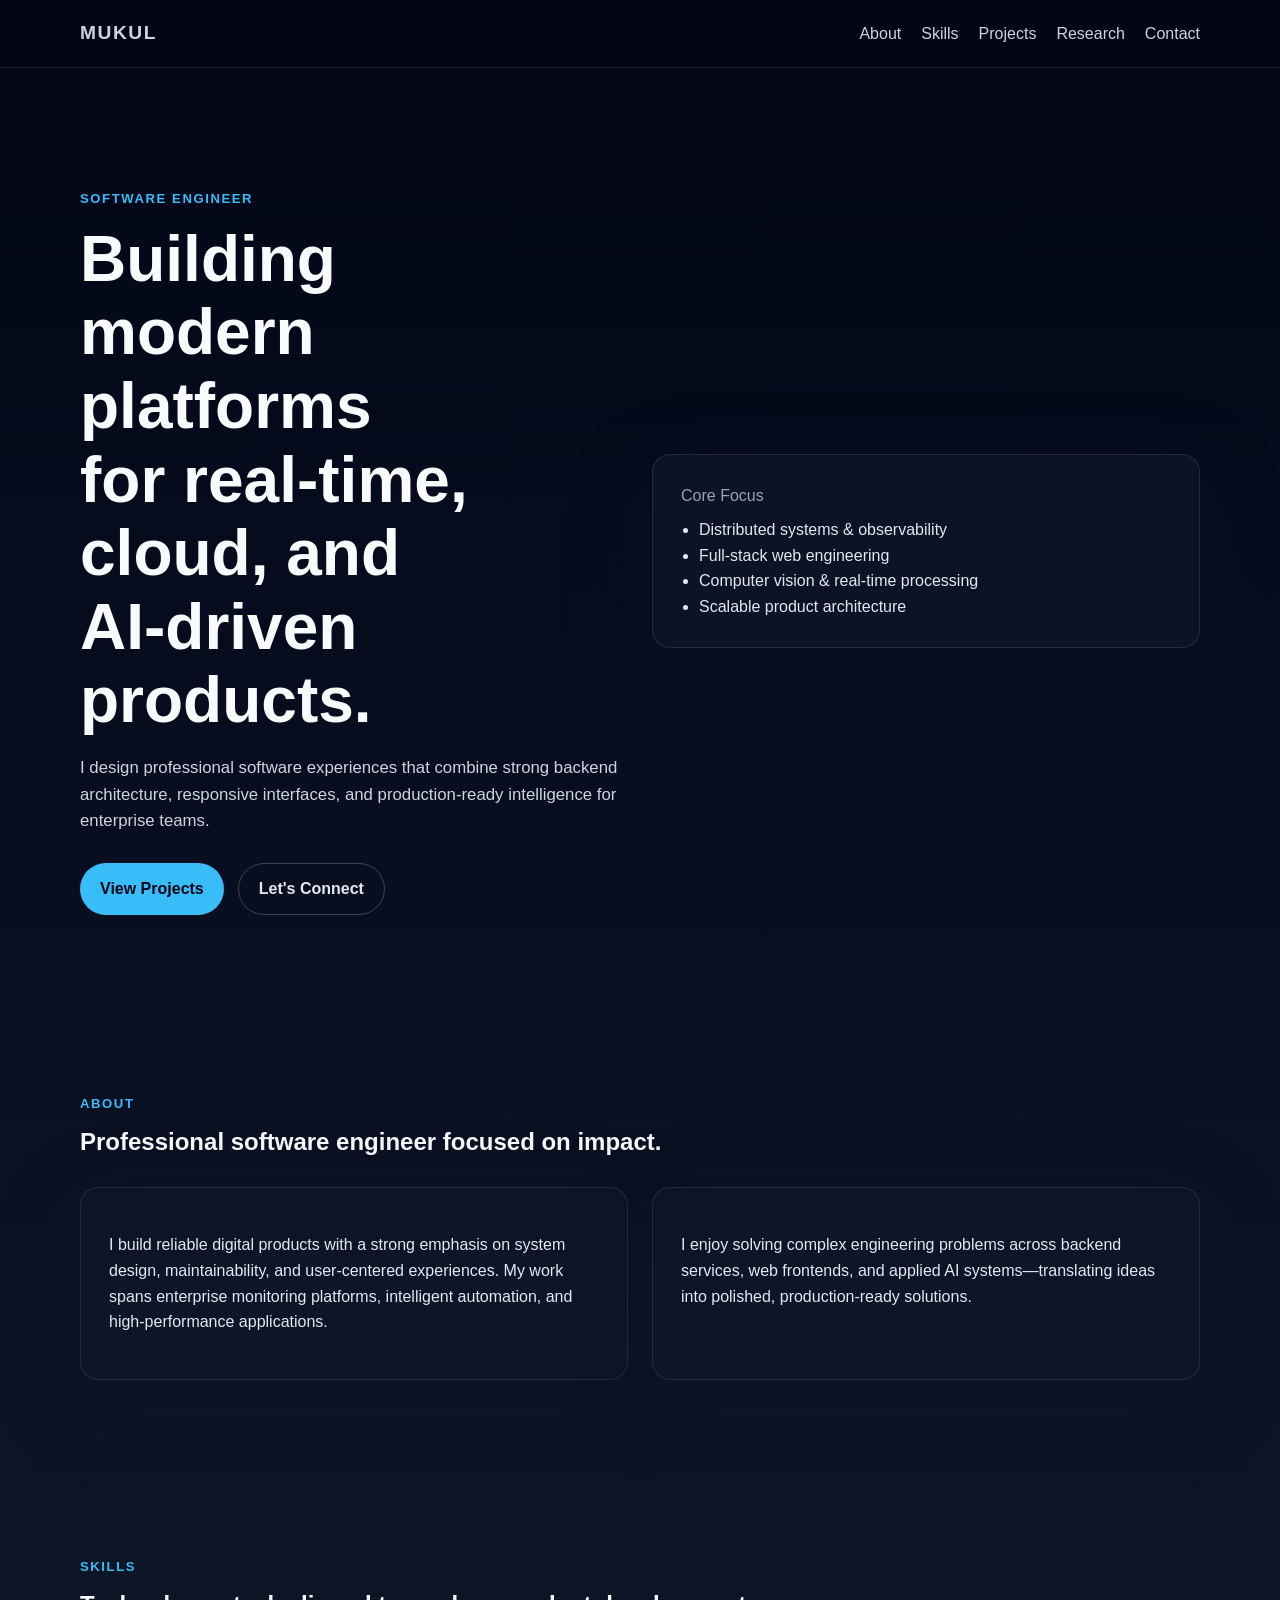
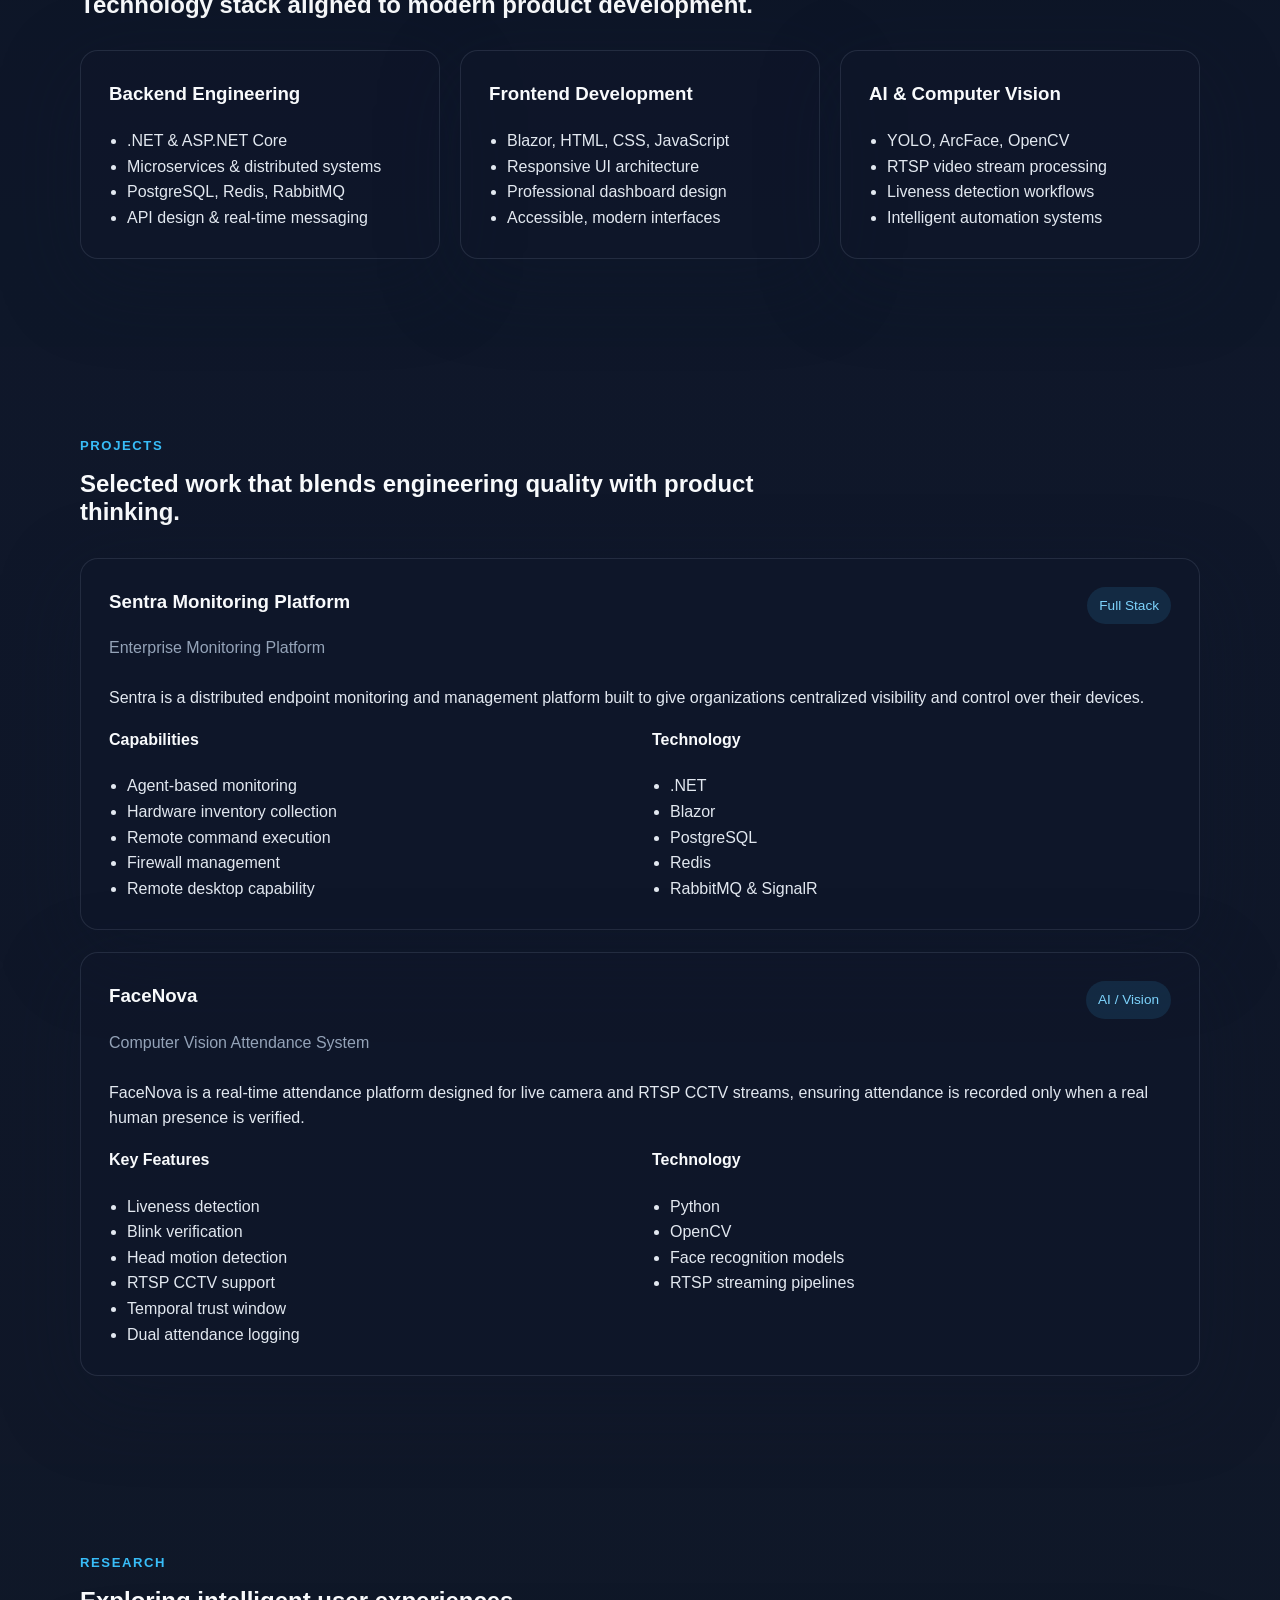
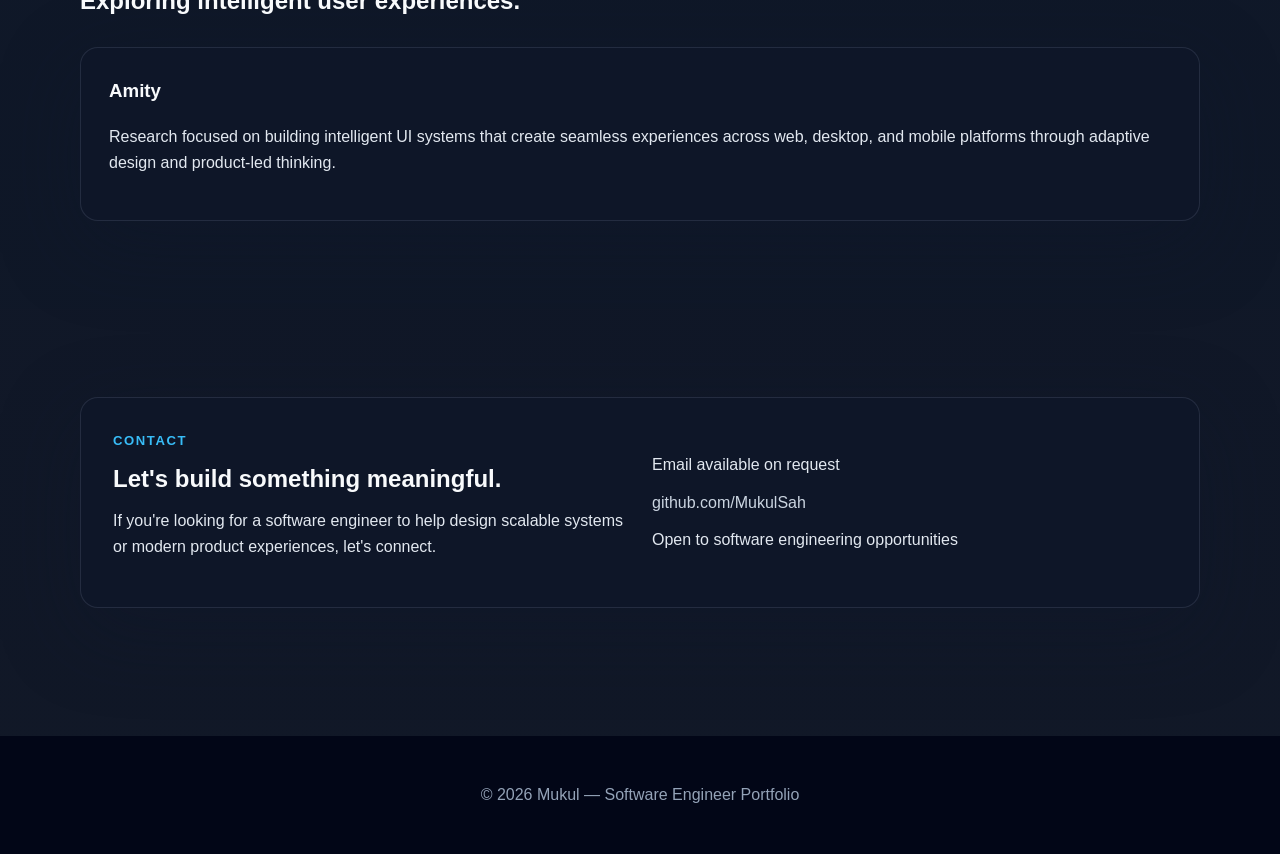
<file: index.html>
<!DOCTYPE html>
<html lang="en">
<head>
<meta charset="UTF-8">
<meta name="viewport" content="width=device-width, initial-scale=1.0">
<title>Mukul | Software Engineer Portfolio</title>
<meta
    name="description"
    content="Professional software engineer portfolio showcasing distributed systems, observability platforms, and AI-powered products."
>
<link rel="stylesheet" href="style.css">
</head>
<body>

<header class="site-header">
    <nav class="container">
        <a href="#top" class="brand">Mukul</a>
        <ul>
            <li><a href="#about">About</a></li>
            <li><a href="#skills">Skills</a></li>
            <li><a href="#projects">Projects</a></li>
            <li><a href="#research">Research</a></li>
            <li><a href="#contact">Contact</a></li>
        </ul>
    </nav>
</header>

<main id="top">
    <section class="hero">
        <div class="container hero-layout">
            <div>
                <p class="eyebrow">Software Engineer</p>
                <h1>Building modern platforms for real-time, cloud, and AI-driven products.</h1>
                <p class="hero-copy">
                    I design professional software experiences that combine strong backend architecture,
                    responsive interfaces, and production-ready intelligence for enterprise teams.
                </p>
                <div class="hero-actions">
                    <a href="#projects" class="btn">View Projects</a>
                    <a href="#contact" class="btn btn-secondary">Let's Connect</a>
                </div>
            </div>

            <div class="hero-card">
                <p class="hero-card-label">Core Focus</p>
                <ul class="hero-points">
                    <li>Distributed systems & observability</li>
                    <li>Full-stack web engineering</li>
                    <li>Computer vision & real-time processing</li>
                    <li>Scalable product architecture</li>
                </ul>
            </div>
        </div>
    </section>

    <section id="about" class="section">
        <div class="container">
            <div class="section-heading">
                <p class="eyebrow">About</p>
                <h2>Professional software engineer focused on impact.</h2>
            </div>
            <div class="about-grid">
                <div class="card">
                    <p>
                        I build reliable digital products with a strong emphasis on system design,
                        maintainability, and user-centered experiences. My work spans enterprise
                        monitoring platforms, intelligent automation, and high-performance applications.
                    </p>
                </div>
                <div class="card">
                    <p>
                        I enjoy solving complex engineering problems across backend services, web
                        frontends, and applied AI systems—translating ideas into polished, production-ready solutions.
                    </p>
                </div>
            </div>
        </div>
    </section>

    <section id="skills" class="section section-alt">
        <div class="container">
            <div class="section-heading">
                <p class="eyebrow">Skills</p>
                <h2>Technology stack aligned to modern product development.</h2>
            </div>

            <div class="grid">
                <article class="card">
                    <h3>Backend Engineering</h3>
                    <ul class="list">
                        <li>.NET & ASP.NET Core</li>
                        <li>Microservices & distributed systems</li>
                        <li>PostgreSQL, Redis, RabbitMQ</li>
                        <li>API design & real-time messaging</li>
                    </ul>
                </article>

                <article class="card">
                    <h3>Frontend Development</h3>
                    <ul class="list">
                        <li>Blazor, HTML, CSS, JavaScript</li>
                        <li>Responsive UI architecture</li>
                        <li>Professional dashboard design</li>
                        <li>Accessible, modern interfaces</li>
                    </ul>
                </article>

                <article class="card">
                    <h3>AI & Computer Vision</h3>
                    <ul class="list">
                        <li>YOLO, ArcFace, OpenCV</li>
                        <li>RTSP video stream processing</li>
                        <li>Liveness detection workflows</li>
                        <li>Intelligent automation systems</li>
                    </ul>
                </article>
            </div>
        </div>
    </section>

    <section id="projects" class="section">
        <div class="container">
            <div class="section-heading">
                <p class="eyebrow">Projects</p>
                <h2>Selected work that blends engineering quality with product thinking.</h2>
            </div>

            <div class="project-list">
                <article class="card project-card">
                    <div class="project-header">
                        <div>
                            <h3>Sentra Monitoring Platform</h3>
                            <p class="project-tag">Enterprise Monitoring Platform</p>
                        </div>
                        <span class="badge">Full Stack</span>
                    </div>
                    <p>
                        Sentra is a distributed endpoint monitoring and management platform built to give
                        organizations centralized visibility and control over their devices.
                    </p>
                    <div class="project-columns">
                        <div>
                            <h4>Capabilities</h4>
                            <ul class="list">
                                <li>Agent-based monitoring</li>
                                <li>Hardware inventory collection</li>
                                <li>Remote command execution</li>
                                <li>Firewall management</li>
                                <li>Remote desktop capability</li>
                            </ul>
                        </div>
                        <div>
                            <h4>Technology</h4>
                            <ul class="list">
                                <li>.NET</li>
                                <li>Blazor</li>
                                <li>PostgreSQL</li>
                                <li>Redis</li>
                                <li>RabbitMQ & SignalR</li>
                            </ul>
                        </div>
                    </div>
                </article>

                <article class="card project-card">
                    <div class="project-header">
                        <div>
                            <h3>FaceNova</h3>
                            <p class="project-tag">Computer Vision Attendance System</p>
                        </div>
                        <span class="badge">AI / Vision</span>
                    </div>
                    <p>
                        FaceNova is a real-time attendance platform designed for live camera and RTSP CCTV
                        streams, ensuring attendance is recorded only when a real human presence is verified.
                    </p>
                    <div class="project-columns">
                        <div>
                            <h4>Key Features</h4>
                            <ul class="list">
                                <li>Liveness detection</li>
                                <li>Blink verification</li>
                                <li>Head motion detection</li>
                                <li>RTSP CCTV support</li>
                                <li>Temporal trust window</li>
                                <li>Dual attendance logging</li>
                            </ul>
                        </div>
                        <div>
                            <h4>Technology</h4>
                            <ul class="list">
                                <li>Python</li>
                                <li>OpenCV</li>
                                <li>Face recognition models</li>
                                <li>RTSP streaming pipelines</li>
                            </ul>
                        </div>
                    </div>
                </article>
            </div>
        </div>
    </section>

    <section id="research" class="section section-alt">
        <div class="container">
            <div class="section-heading">
                <p class="eyebrow">Research</p>
                <h2>Exploring intelligent user experiences.</h2>
            </div>
            <article class="card">
                <h3>Amity</h3>
                <p>
                    Research focused on building intelligent UI systems that create seamless experiences
                    across web, desktop, and mobile platforms through adaptive design and product-led thinking.
                </p>
            </article>
        </div>
    </section>

    <section id="contact" class="section">
        <div class="container">
            <div class="contact-card">
                <div>
                    <p class="eyebrow">Contact</p>
                    <h2>Let's build something meaningful.</h2>
                    <p>
                        If you're looking for a software engineer to help design scalable systems or modern
                        product experiences, let's connect.
                    </p>
                </div>
                <div class="contact-links">
                    <span>Email available on request</span>
                    <a href="https://github.com/MukulSah">github.com/MukulSah</a>
                    <span>Open to software engineering opportunities</span>
                </div>
            </div>
        </div>
    </section>
</main>

<footer>
    <p>© 2026 Mukul — Software Engineer Portfolio</p>
</footer>

</body>
</html>
</file>
<file: style.css>
html {
scroll-behavior: smooth;
}

body {
font-family: Arial, sans-serif;
margin: 0;
background: linear-gradient(180deg, #020617 0%, #0f172a 45%, #111827 100%);
color: #e2e8f0;
line-height: 1.6;
}

* {
box-sizing: border-box;
}

a {
color: inherit;
}

.container {
width: min(1120px, 90%);
margin: auto;
}

.site-header {
position: sticky;
top: 0;
z-index: 10;
background: rgba(2, 6, 23, 0.88);
backdrop-filter: blur(14px);
border-bottom: 1px solid rgba(148, 163, 184, 0.14);
}

nav {
display: flex;
justify-content: space-between;
align-items: center;
gap: 24px;
padding: 18px 0;
}

.brand {
font-size: 1.2rem;
font-weight: bold;
text-decoration: none;
letter-spacing: 0.08em;
text-transform: uppercase;
}

nav ul {
display: flex;
list-style: none;
gap: 20px;
padding: 0;
margin: 0;
flex-wrap: wrap;
justify-content: flex-end;
}

nav a {
color: #cbd5e1;
text-decoration: none;
}

nav a:hover,
.contact-links a:hover {
color: #38bdf8;
}

.hero {
padding: 120px 0 90px;
}

.hero-layout,
.about-grid,
.project-columns,
.contact-card {
display: grid;
gap: 24px;
}

.hero-layout,
.contact-card {
grid-template-columns: repeat(auto-fit, minmax(280px, 1fr));
align-items: center;
}

.hero h1,
.section h2 {
margin: 0 0 16px;
color: #f8fafc;
line-height: 1.15;
}

.hero h1 {
font-size: clamp(2.6rem, 5vw, 4.4rem);
max-width: 11ch;
}

.hero-copy {
max-width: 60ch;
font-size: 1.05rem;
color: #cbd5e1;
}

.eyebrow {
margin: 0 0 14px;
color: #38bdf8;
text-transform: uppercase;
letter-spacing: 0.12em;
font-size: 0.82rem;
font-weight: bold;
}

.hero-actions {
display: flex;
gap: 14px;
flex-wrap: wrap;
margin-top: 28px;
}

.hero-card,
.card,
.contact-card {
background: rgba(15, 23, 42, 0.78);
border: 1px solid rgba(148, 163, 184, 0.16);
border-radius: 18px;
box-shadow: 0 24px 80px rgba(15, 23, 42, 0.35);
}

.hero-card,
.card {
padding: 28px;
}

.hero-card-label,
.project-tag {
margin: 0 0 8px;
color: #94a3b8;
}

.hero-points,
.list {
margin: 0;
padding-left: 18px;
}

.section {
padding: 88px 0;
}

.section-alt {
background: rgba(15, 23, 42, 0.3);
}

.section-heading {
max-width: 760px;
margin-bottom: 32px;
}

.grid {
display: grid;
grid-template-columns: repeat(auto-fit, minmax(250px, 1fr));
gap: 20px;
}

.btn {
display: inline-flex;
align-items: center;
justify-content: center;
background: #38bdf8;
padding: 12px 20px;
color: #020617;
text-decoration: none;
border-radius: 999px;
font-weight: bold;
}

.btn-secondary {
background: transparent;
border: 1px solid rgba(148, 163, 184, 0.35);
color: #e2e8f0;
}

.project-list {
display: grid;
gap: 22px;
}

.project-card h3,
.card h3,
.card h4 {
color: #f8fafc;
margin-top: 0;
}

.project-header {
display: flex;
justify-content: space-between;
gap: 16px;
align-items: flex-start;
margin-bottom: 16px;
}

.badge {
display: inline-flex;
align-items: center;
padding: 8px 12px;
border-radius: 999px;
background: rgba(56, 189, 248, 0.12);
color: #7dd3fc;
font-size: 0.85rem;
white-space: nowrap;
}

.project-columns,
.about-grid {
grid-template-columns: repeat(auto-fit, minmax(240px, 1fr));
}

.contact-card {
padding: 32px;
}

.contact-links {
display: grid;
gap: 12px;
align-content: start;
}

.contact-links a {
color: #cbd5e1;
text-decoration: none;
word-break: break-word;
}

footer {
text-align: center;
padding: 30px;
background: #020617;
margin-top: 40px;
color: #94a3b8;
}

@media (max-width: 720px) {
nav {
align-items: flex-start;
flex-direction: column;
}

.hero {
padding-top: 96px;
}

.project-header {
flex-direction: column;
}
}
</file>
